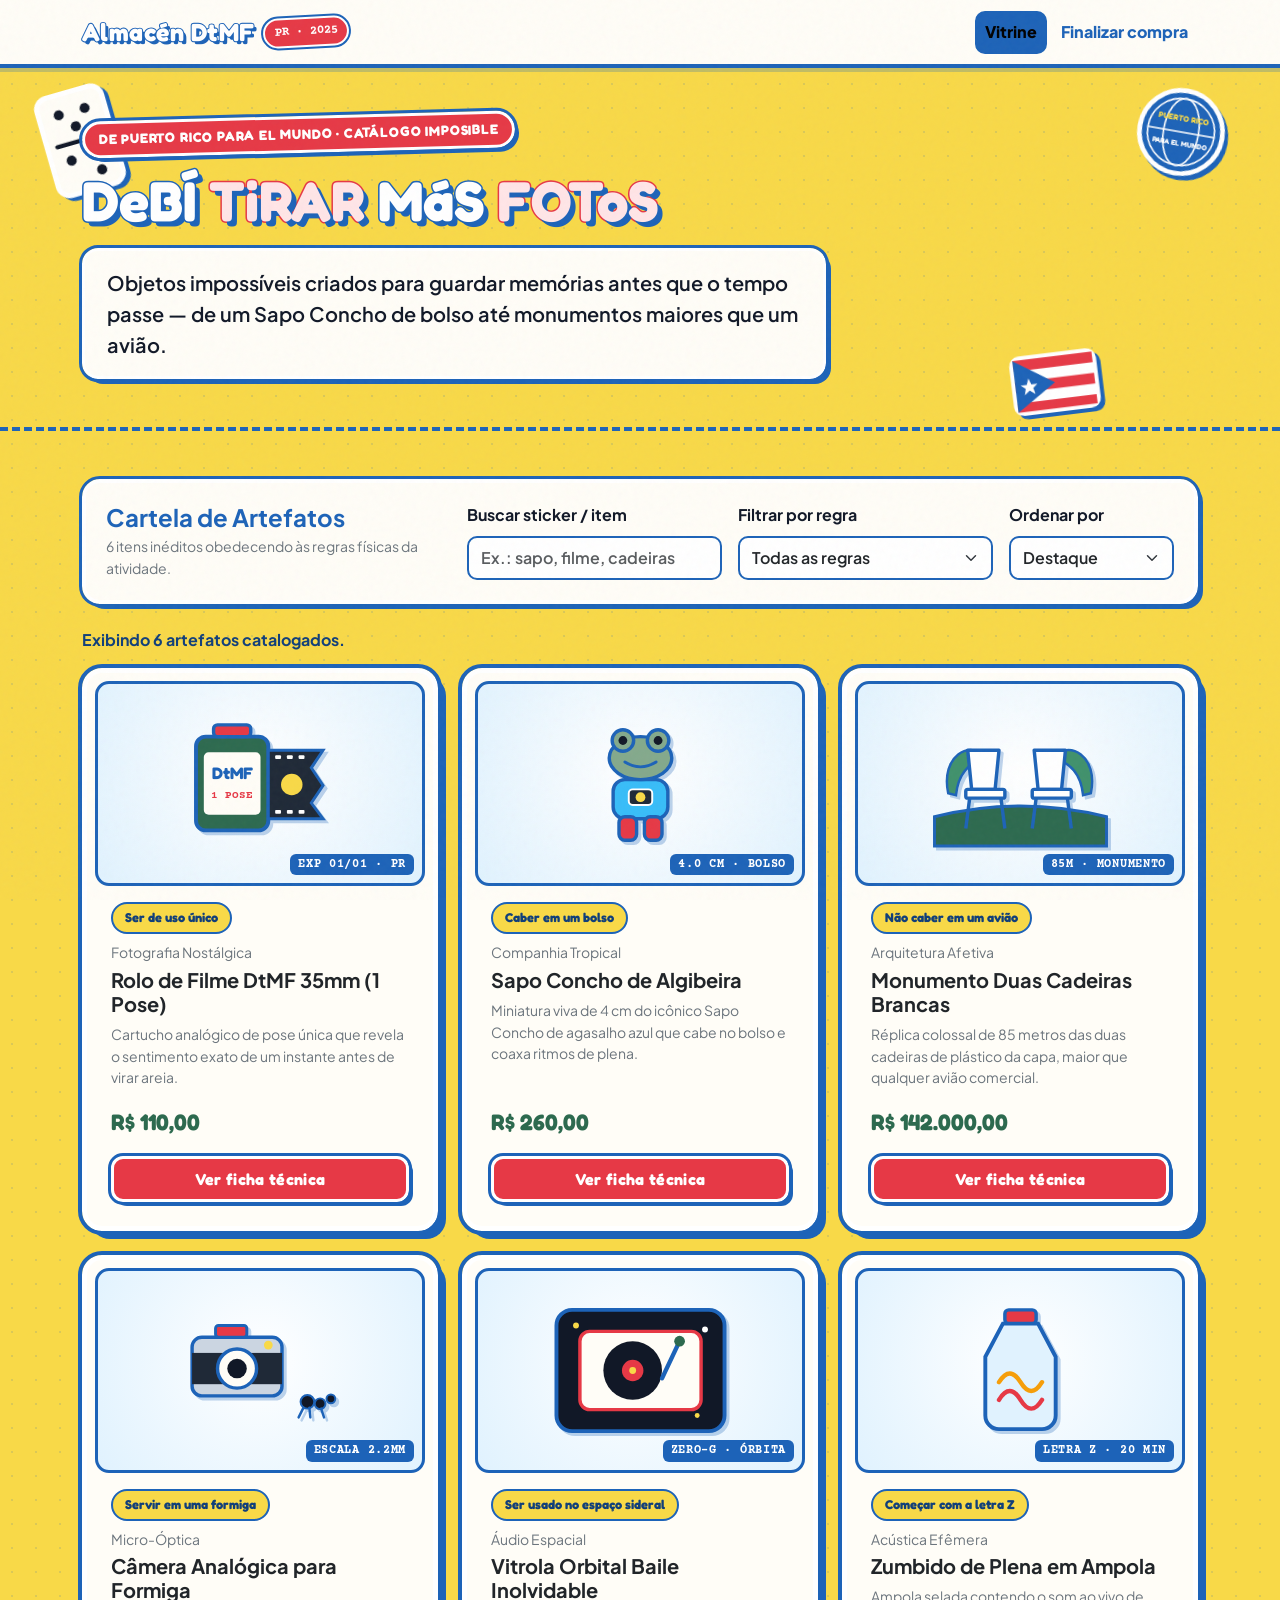
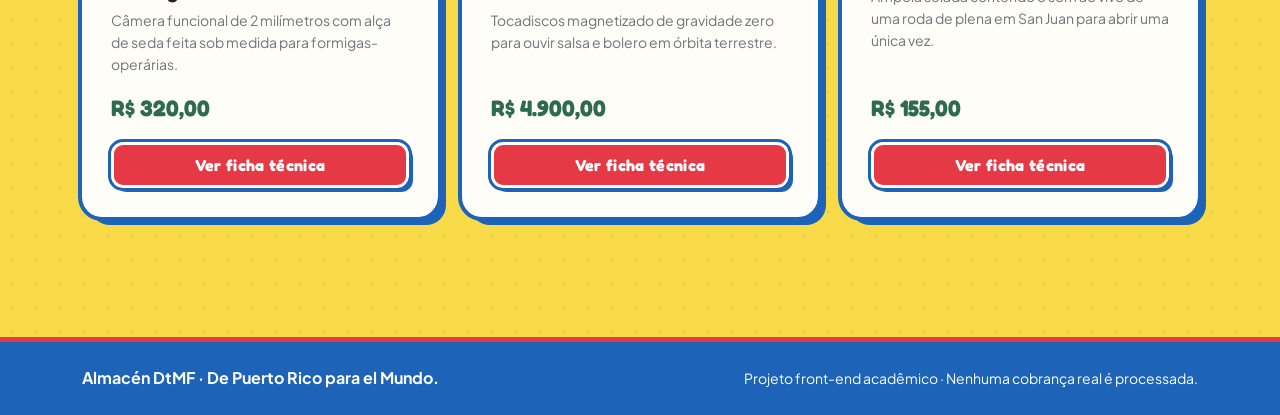
<file: web/index.html>
<!doctype html>
<html lang="pt-BR">

<head>
  <meta charset="utf-8">
  <meta name="viewport" content="width=device-width, initial-scale=1">
  <meta name="description"
    content="Almacén DtMF: loja de objetos impossíveis e nostalgia caribenha inspirada em DeBÍ TiRAR MáS FOToS.">
  <meta property="og:title" content="Almacén DtMF | DeBÍ TiRAR MáS FOToS">
  <meta property="og:description"
    content="Catálogo de artefatos impossíveis com estética de stickers de Porto Rico.">
  <meta property="og:type" content="website">
  <title>Almacén DtMF | Vitrine de Objetos Impossíveis</title>
  <link rel="icon"
    href="data:image/svg+xml,<svg xmlns='http://www.w3.org/2000/svg' viewBox='0 0 100 100'><rect width='100' height='100' rx='22' fill='%23f8d948' stroke='%231d63b8' stroke-width='8'/><text x='50' y='67' font-size='52' text-anchor='middle'>🐸</text></svg>">
  <link href="https://cdn.jsdelivr.net/npm/bootstrap@5.3.3/dist/css/bootstrap.min.css" rel="stylesheet">
  <link rel="stylesheet" href="css/styles.css">
</head>

<body>
  <a class="skip-link" href="#conteudo">Pular para o conteúdo principal</a>

  <header class="site-header">
    <nav class="navbar navbar-expand-lg" aria-label="Navegação principal">
      <div class="container">
        <a class="navbar-brand" href="index.html">
          <span class="dtmf-logo-text">Almacén DtMF</span>
          <span class="brand-badge">PR · 2025</span>
        </a>
        <button class="navbar-toggler" type="button" data-bs-toggle="collapse" data-bs-target="#menuPrincipal"
          aria-controls="menuPrincipal" aria-expanded="false" aria-label="Abrir menu de navegação">
          <span class="navbar-toggler-icon"></span>
        </button>
        <div class="collapse navbar-collapse" id="menuPrincipal">
          <ul class="navbar-nav ms-auto gap-1">
            <li class="nav-item"><a class="nav-link active" aria-current="page" href="index.html">Vitrine</a></li>
            <li class="nav-item"><a class="nav-link" href="checkout.html">Finalizar compra</a></li>
          </ul>
        </div>
      </div>
    </nav>
  </header>

  <main id="conteudo">
    <section class="hero py-5">
      <!-- Stickers decorativos inspirados na cartela oficial -->
      <svg class="sticker-float sticker-domino" viewBox="0 0 100 140" aria-hidden="true">
        <rect x="10" y="10" width="80" height="120" rx="14" fill="#fffdf7" stroke="#ffffff" stroke-width="6"/>
        <line x1="22" y1="70" x2="78" y2="70" stroke="#111827" stroke-width="5" stroke-linecap="round"/>
        <circle cx="34" cy="34" r="6" fill="#111827"/><circle cx="66" cy="34" r="6" fill="#111827"/>
        <circle cx="50" cy="52" r="6" fill="#111827"/>
        <circle cx="34" cy="90" r="6" fill="#111827"/><circle cx="66" cy="110" r="6" fill="#111827"/>
      </svg>

      <svg class="sticker-float sticker-globe" viewBox="0 0 120 120" aria-hidden="true">
        <circle cx="60" cy="60" r="52" fill="#1d63b8" stroke="#ffffff" stroke-width="6"/>
        <circle cx="60" cy="60" r="42" fill="none" stroke="#ffffff" stroke-width="2"/>
        <ellipse cx="60" cy="60" rx="22" ry="42" fill="none" stroke="#ffffff" stroke-width="2"/>
        <line x1="18" y1="60" x2="102" y2="60" stroke="#ffffff" stroke-width="2"/>
        <text x="60" y="46" font-family="Fredoka, sans-serif" font-size="10" font-weight="700" fill="#f8d948" text-anchor="middle">PUERTO RICO</text>
        <text x="60" y="78" font-family="Fredoka, sans-serif" font-size="9" font-weight="700" fill="#ffffff" text-anchor="middle">PARA EL MUNDO</text>
      </svg>

      <svg class="sticker-float sticker-flag" viewBox="0 0 120 84" aria-hidden="true">
        <rect x="6" y="6" width="108" height="72" rx="10" fill="#ffffff" stroke="#ffffff" stroke-width="6"/>
        <rect x="8" y="8" width="104" height="14" fill="#e63946"/>
        <rect x="8" y="36" width="104" height="14" fill="#e63946"/>
        <rect x="8" y="64" width="104" height="12" fill="#e63946"/>
        <polygon points="8,8 60,42 8,76" fill="#1d63b8"/>
        <polygon points="26,33 29,41 37,41 31,46 33,54 26,49 19,54 21,46 15,41 23,41" fill="#ffffff"/>
      </svg>

      <div class="container position-relative" style="z-index: 2;">
        <p class="eyebrow-sticker mb-3">De Puerto Rico para el Mundo · Catálogo Imposible</p>
        <h1 class="display-4 dtmf-hero-title mb-3">
          DeBÍ <span class="alt-red">TiRAR</span> MáS <span class="alt-red">FOToS</span>
        </h1>
        <p class="lead col-lg-8 hero-card-note mb-0">
          Objetos impossíveis criados para guardar memórias antes que o tempo passe — de um Sapo Concho de bolso até monumentos maiores que um avião.
        </p>
      </div>
    </section>

    <section class="container py-5" aria-labelledby="titulo-produtos">
      <div class="filter-panel mb-4">
        <div class="row g-3 align-items-end">
          <div class="col-lg-4">
            <h2 id="titulo-produtos" class="h4 fw-bold mb-1" style="color: var(--sticker-blue);">Cartela de Artefatos</h2>
            <p class="text-secondary small mb-0">6 itens inéditos obedecendo às regras físicas da atividade.</p>
          </div>

          <div class="col-sm-6 col-lg-3">
            <label for="filtroProduto" class="form-label fw-bold">Buscar sticker / item</label>
            <input id="filtroProduto" class="form-control" type="search" placeholder="Ex.: sapo, filme, cadeiras" autocomplete="off">
          </div>

          <div class="col-sm-6 col-lg-3">
            <label for="filtroRegra" class="form-label fw-bold">Filtrar por regra</label>
            <select id="filtroRegra" class="form-select">
              <option value="">Todas as regras</option>
              <option value="Caber em um bolso">Caber em um bolso</option>
              <option value="Não caber em um avião">Não caber em um avião</option>
              <option value="Ser usado no espaço sideral">Ser usado no espaço sideral</option>
              <option value="Servir em uma formiga">Servir em uma formiga</option>
              <option value="Começar com a letra Z">Começar com a letra Z</option>
              <option value="Ser de uso único">Ser de uso único</option>
            </select>
          </div>

          <div class="col-sm-12 col-lg-2">
            <label for="ordenarProduto" class="form-label fw-bold">Ordenar por</label>
            <select id="ordenarProduto" class="form-select">
              <option value="padrao">Destaque</option>
              <option value="nome-asc">Nome (A–Z)</option>
              <option value="preco-asc">Menor preço</option>
              <option value="preco-desc">Maior preço</option>
            </select>
          </div>
        </div>
      </div>

      <p id="mensagemFiltro" class="fw-bold mb-3" style="color: var(--sticker-blue-dark);" role="status" aria-live="polite"></p>

      <div class="row g-4" id="listaProdutos"></div>
    </section>
  </main>

  <footer class="site-footer py-4">
    <div class="container d-flex flex-wrap justify-content-between align-items-center gap-2">
      <p class="mb-0 fw-bold">Almacén DtMF · De Puerto Rico para el Mundo.</p>
      <p class="mb-0 small">Projeto front-end acadêmico · Nenhuma cobrança real é processada.</p>
    </div>
  </footer>

  <script src="https://cdn.jsdelivr.net/npm/bootstrap@5.3.3/dist/js/bootstrap.bundle.min.js" defer></script>
  <script src="js/produtos.js" defer></script>
  <script src="js/main.js" defer></script>
</body>

</html>
</file>
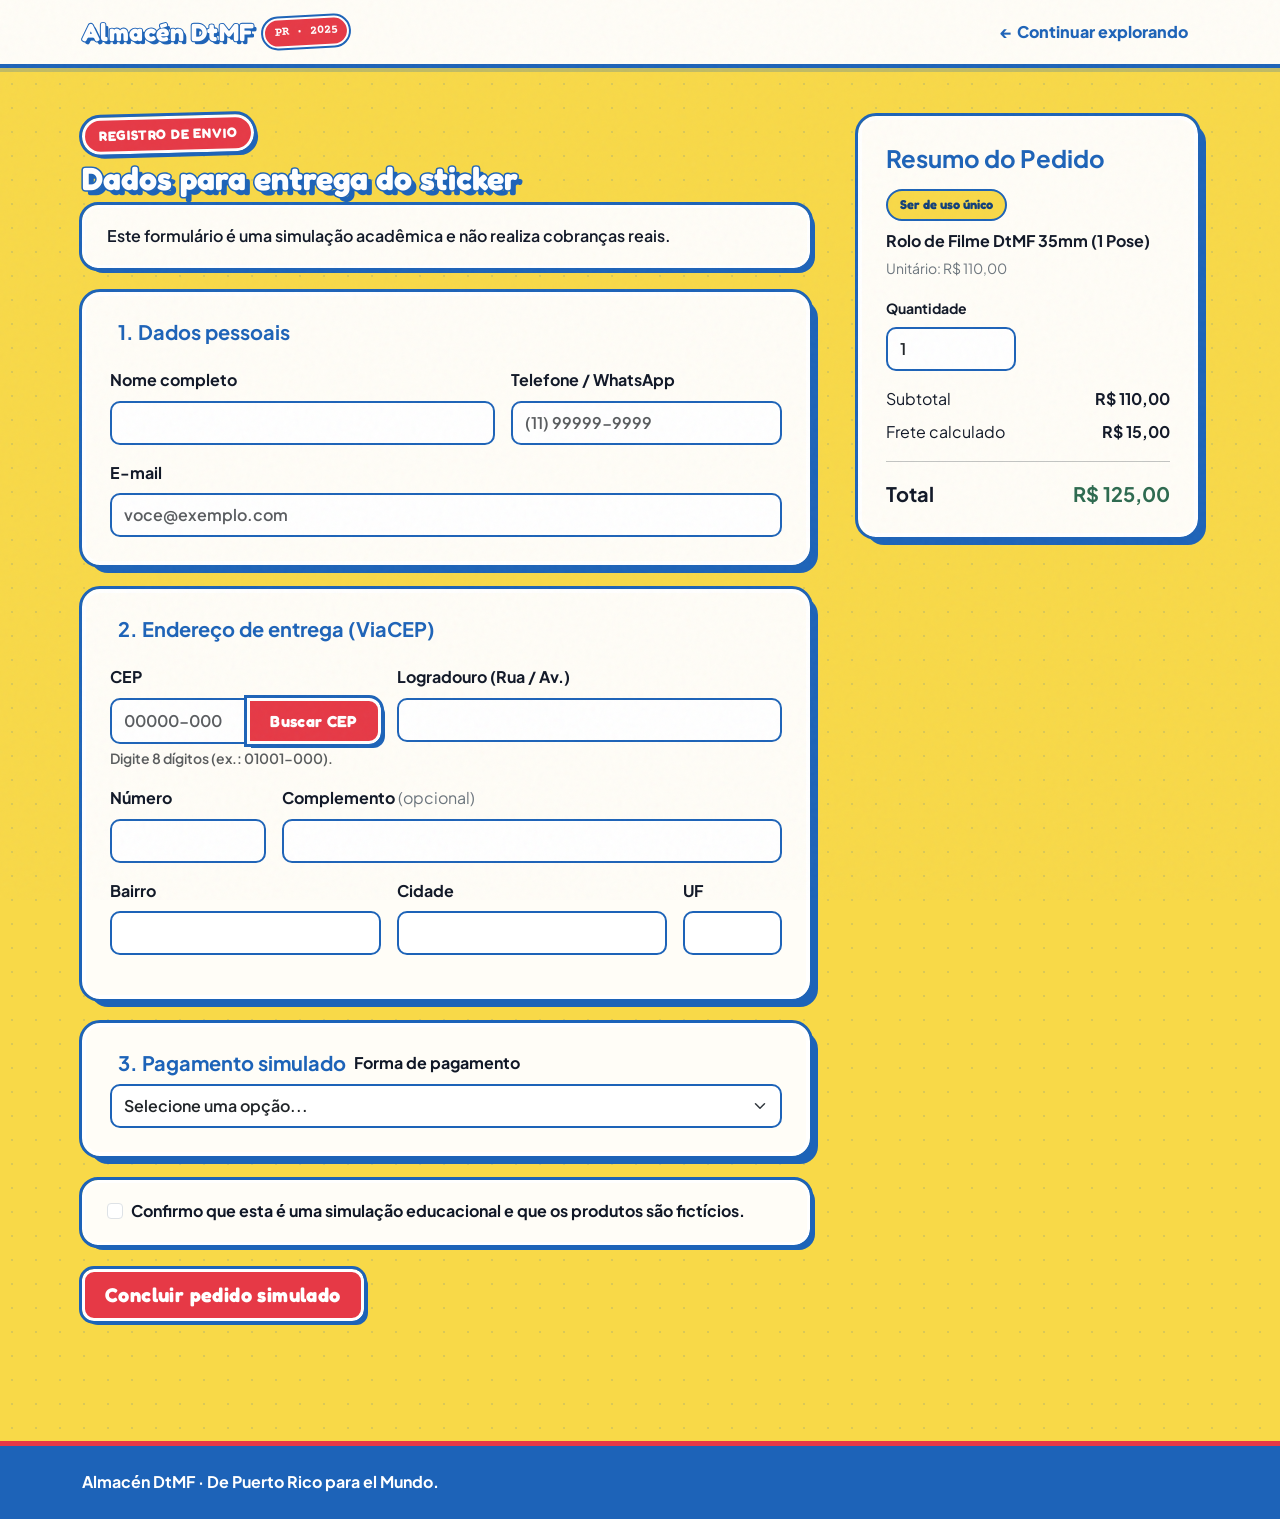
<file: web/checkout.html>
<!doctype html>
<html lang="pt-BR">

<head>
  <meta charset="utf-8">
  <meta name="viewport" content="width=device-width, initial-scale=1">
  <meta name="description" content="Finalização de pedido simulado na Almacén DtMF com consulta automática de CEP via ViaCEP.">
  <title>Almacén DtMF | Finalizar Pedido</title>
  <link rel="icon"
    href="data:image/svg+xml,<svg xmlns='http://www.w3.org/2000/svg' viewBox='0 0 100 100'><rect width='100' height='100' rx='22' fill='%23f8d948' stroke='%231d63b8' stroke-width='8'/><text x='50' y='67' font-size='52' text-anchor='middle'>🐸</text></svg>">
  <link href="https://cdn.jsdelivr.net/npm/bootstrap@5.3.3/dist/css/bootstrap.min.css" rel="stylesheet">
  <link rel="stylesheet" href="css/styles.css">
</head>

<body>
  <a class="skip-link" href="#conteudo">Pular para o conteúdo principal</a>

  <header class="site-header">
    <nav class="navbar navbar-expand-lg" aria-label="Navegação principal">
      <div class="container">
        <a class="navbar-brand" href="index.html">
          <span class="dtmf-logo-text">Almacén DtMF</span>
          <span class="brand-badge">PR · 2025</span>
        </a>
        <div class="navbar-nav ms-auto">
          <a class="nav-link" href="index.html">← Continuar explorando</a>
        </div>
      </div>
    </nav>
  </header>

  <main id="conteudo" class="container py-5">
    <div class="row g-5">
      <section class="col-lg-8" aria-labelledby="titulo-checkout">
        <p class="eyebrow-sticker mb-2">Registro de Envio</p>
        <h1 id="titulo-checkout" class="dtmf-hero-title h2 mb-2">Dados para entrega do sticker</h1>
        <p class="hero-card-note mb-4">Este formulário é uma simulação acadêmica e não realiza cobranças reais.</p>

        <form id="checkoutForm" novalidate>
          <fieldset class="checkout-fieldset mb-4">
            <legend class="h5 fw-bold px-2 w-auto" style="color: var(--sticker-blue);">1. Dados pessoais</legend>
            <div class="row g-3">
              <div class="col-md-7">
                <label for="nome" class="form-label fw-bold">Nome completo</label>
                <input class="form-control" id="nome" name="nome" type="text" autocomplete="name" required>
                <div class="invalid-feedback">Informe seu nome completo.</div>
              </div>
              <div class="col-md-5">
                <label for="telefone" class="form-label fw-bold">Telefone / WhatsApp</label>
                <input class="form-control" id="telefone" name="telefone" type="tel" inputmode="tel" autocomplete="tel" placeholder="(11) 99999-9999" maxlength="15" required>
                <div class="invalid-feedback">Informe um telefone válido com DDD.</div>
              </div>
              <div class="col-12">
                <label for="email" class="form-label fw-bold">E-mail</label>
                <input class="form-control" id="email" name="email" type="email" autocomplete="email" placeholder="voce@exemplo.com" required>
                <div class="invalid-feedback">Informe um endereço de e-mail válido.</div>
              </div>
            </div>
          </fieldset>

          <fieldset class="checkout-fieldset mb-4">
            <legend class="h5 fw-bold px-2 w-auto" style="color: var(--sticker-blue);">2. Endereço de entrega (ViaCEP)</legend>
            <div class="row g-3">
              <div class="col-md-5">
                <label for="cep" class="form-label fw-bold">CEP</label>
                <div class="input-group">
                  <input class="form-control" id="cep" name="cep" type="text" inputmode="numeric" autocomplete="postal-code" placeholder="00000-000" maxlength="9" aria-describedby="ajudaCep" required>
                  <button class="btn btn-dtmf" id="buscarCep" type="button">Buscar CEP</button>
                </div>
                <div id="ajudaCep" class="form-text fw-semibold">Digite 8 dígitos (ex.: 01001-000).</div>
                <div class="invalid-feedback">Informe um CEP válido com 8 números.</div>
              </div>
              <div class="col-md-7">
                <label for="logradouro" class="form-label fw-bold">Logradouro (Rua / Av.)</label>
                <input class="form-control" id="logradouro" name="logradouro" type="text" autocomplete="address-line1" required>
                <div class="invalid-feedback">Informe o logradouro de entrega.</div>
              </div>
              <div class="col-md-3">
                <label for="numero" class="form-label fw-bold">Número</label>
                <input class="form-control" id="numero" name="numero" type="text" required>
                <div class="invalid-feedback">Informe o número.</div>
              </div>
              <div class="col-md-9">
                <label for="complemento" class="form-label fw-bold">Complemento <span class="text-secondary fw-normal">(opcional)</span></label>
                <input class="form-control" id="complemento" name="complemento" type="text" autocomplete="address-line2">
              </div>
              <div class="col-md-5">
                <label for="bairro" class="form-label fw-bold">Bairro</label>
                <input class="form-control" id="bairro" name="bairro" type="text" required>
                <div class="invalid-feedback">Informe o bairro.</div>
              </div>
              <div class="col-md-5">
                <label for="cidade" class="form-label fw-bold">Cidade</label>
                <input class="form-control" id="cidade" name="cidade" type="text" autocomplete="address-level2" required>
                <div class="invalid-feedback">Informe a cidade.</div>
              </div>
              <div class="col-md-2">
                <label for="estado" class="form-label fw-bold">UF</label>
                <input class="form-control text-uppercase" id="estado" name="estado" type="text" maxlength="2" autocomplete="address-level1" required>
                <div class="invalid-feedback">UF.</div>
              </div>
            </div>
            <div id="cepFeedback" class="mt-3 fw-bold" role="status" aria-live="polite"></div>
          </fieldset>

          <fieldset class="checkout-fieldset mb-4">
            <legend class="h5 fw-bold px-2 w-auto" style="color: var(--sticker-blue);">3. Pagamento simulado</legend>
            <label for="pagamento" class="form-label fw-bold">Forma de pagamento</label>
            <select class="form-select" id="pagamento" name="pagamento" required>
              <option value="">Selecione uma opção...</option>
              <option value="Pix Instantâneo">Pix Instantâneo</option>
              <option value="Cartão de Crédito">Cartão de Crédito</option>
              <option value="Boleto Bancário">Boleto Bancário</option>
            </select>
            <div class="invalid-feedback">Selecione uma forma de pagamento.</div>
          </fieldset>

          <div class="hero-card-note mb-4">
            <div class="form-check">
              <input class="form-check-input" id="termos" name="termos" type="checkbox" required>
              <label class="form-check-label fw-bold" for="termos">
                Confirmo que esta é uma simulação educacional e que os produtos são fictícios.
              </label>
              <div class="invalid-feedback">Você precisa confirmar antes de finalizar.</div>
            </div>
          </div>

          <button class="btn btn-dtmf btn-lg" type="submit">Concluir pedido simulado</button>
        </form>
      </section>

      <aside class="col-lg-4" aria-labelledby="titulo-resumo">
        <div class="summary-box">
          <h2 id="titulo-resumo" class="h4 fw-bold mb-3" style="color: var(--sticker-blue);">Resumo do Pedido</h2>
          <div class="mb-3">
            <span class="rule-badge mb-2" id="resumoRegra">-</span>
            <p class="fw-bold mb-1" id="resumoProdutoNome">-</p>
            <p class="small text-secondary mb-2" id="resumoPrecoUnitario">-</p>
          </div>

          <div class="mb-3">
            <label for="resumoQuantidade" class="form-label small fw-bold">Quantidade</label>
            <input type="number" id="resumoQuantidade" class="form-control quantity-field" min="1" max="10" value="1">
          </div>

          <div class="d-flex justify-content-between mb-2">
            <span>Subtotal</span>
            <span class="fw-bold" id="resumoSubtotal">R$ 0,00</span>
          </div>
          <div class="d-flex justify-content-between mb-2">
            <span>Frete calculado</span>
            <span class="fw-bold" id="resumoFrete">R$ 0,00</span>
          </div>
          <hr>
          <div class="d-flex justify-content-between fw-bold fs-5">
            <span>Total</span>
            <span id="resumoTotal" style="color: var(--palm-green);">R$ 0,00</span>
          </div>
        </div>
      </aside>
    </div>
  </main>

  <footer class="site-footer py-4">
    <div class="container">
      <p class="mb-0 fw-bold">Almacén DtMF · De Puerto Rico para el Mundo.</p>
    </div>
  </footer>

  <script src="js/produtos.js" defer></script>
  <script src="js/checkout.js" defer></script>
</body>

</html>
</file>
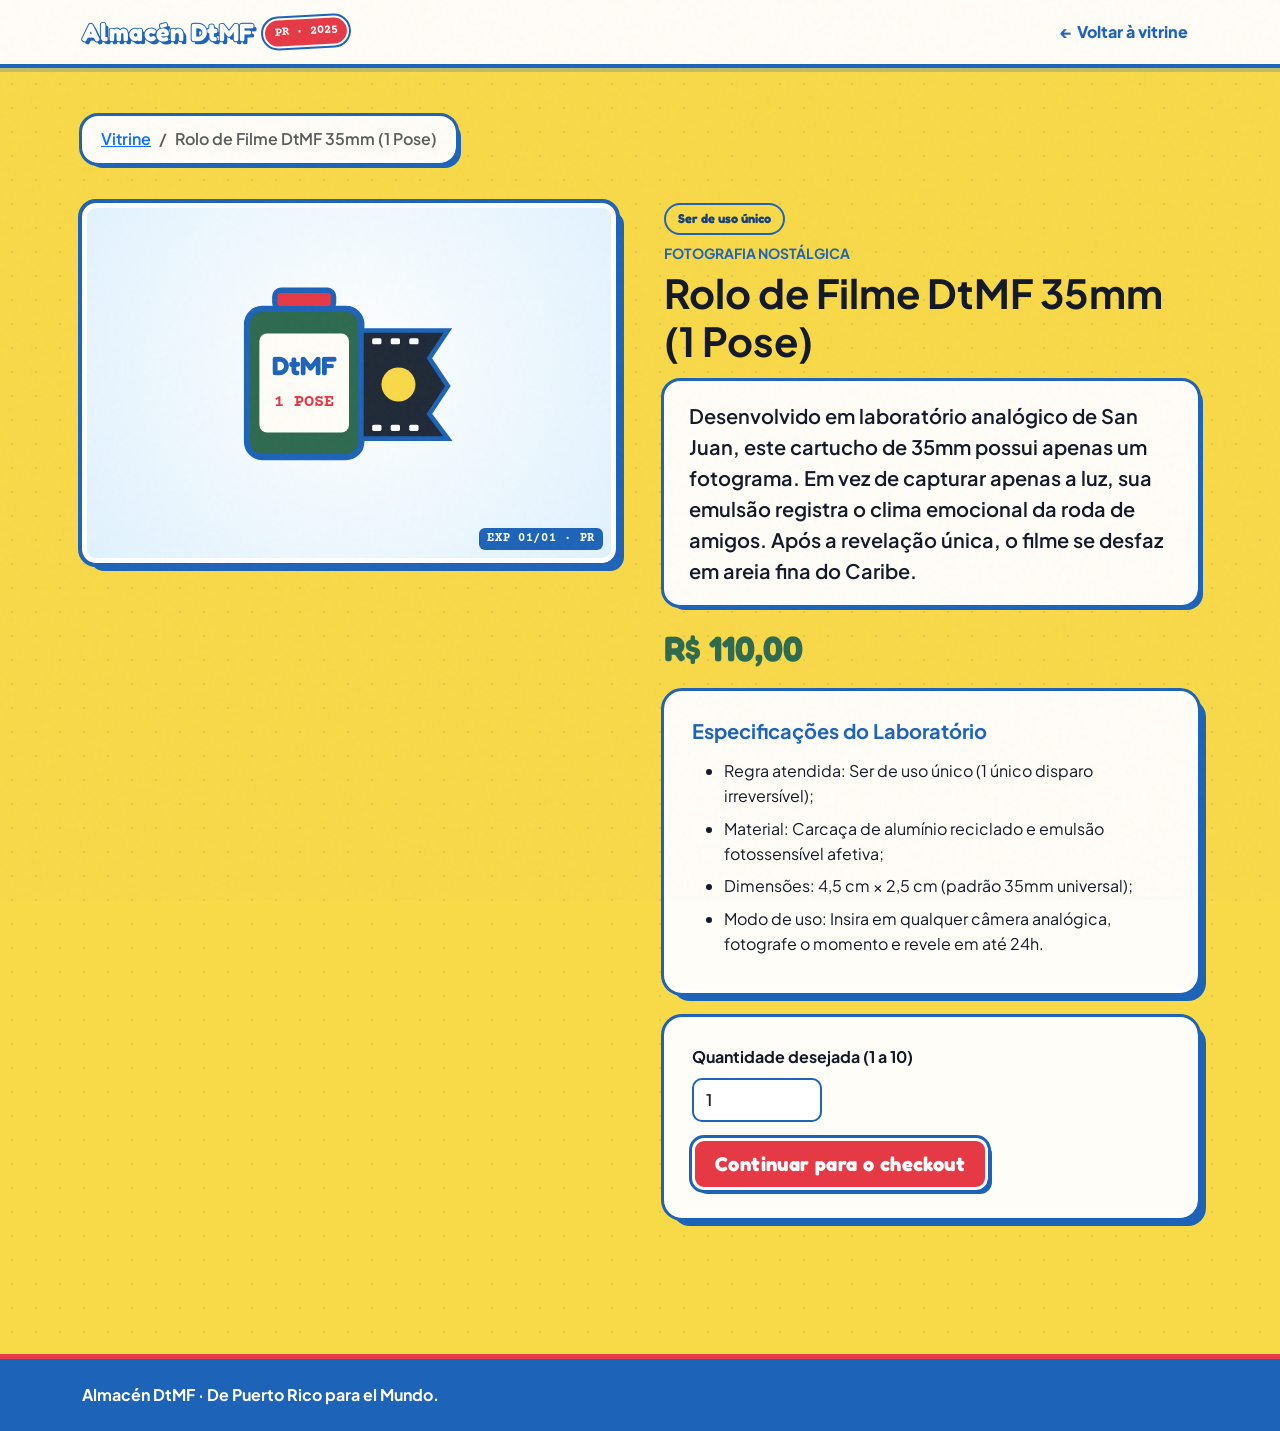
<file: web/produto.html>
<!doctype html>
<html lang="pt-BR">

<head>
  <meta charset="utf-8">
  <meta name="viewport" content="width=device-width, initial-scale=1">
  <meta name="description" content="Ficha técnica detalhada do artefato selecionado na Almacén DtMF.">
  <title>Almacén DtMF | Ficha do Artefato</title>
  <link rel="icon"
    href="data:image/svg+xml,<svg xmlns='http://www.w3.org/2000/svg' viewBox='0 0 100 100'><rect width='100' height='100' rx='22' fill='%23f8d948' stroke='%231d63b8' stroke-width='8'/><text x='50' y='67' font-size='52' text-anchor='middle'>🐸</text></svg>">
  <link href="https://cdn.jsdelivr.net/npm/bootstrap@5.3.3/dist/css/bootstrap.min.css" rel="stylesheet">
  <link rel="stylesheet" href="css/styles.css">
</head>

<body>
  <a class="skip-link" href="#conteudo">Pular para o conteúdo principal</a>

  <header class="site-header">
    <nav class="navbar navbar-expand-lg" aria-label="Navegação principal">
      <div class="container">
        <a class="navbar-brand" href="index.html">
          <span class="dtmf-logo-text">Almacén DtMF</span>
          <span class="brand-badge">PR · 2025</span>
        </a>
        <div class="navbar-nav ms-auto">
          <a class="nav-link" href="index.html">← Voltar à vitrine</a>
        </div>
      </div>
    </nav>
  </header>

  <main id="conteudo" class="container py-5">
    <nav aria-label="Caminho de navegação" class="mb-4">
      <ol class="breadcrumb hero-card-note d-inline-flex py-2 px-3">
        <li class="breadcrumb-item"><a href="index.html">Vitrine</a></li>
        <li class="breadcrumb-item active" aria-current="page" id="breadcrumbProduto">Carregando...</li>
      </ol>
    </nav>

    <div id="areaProduto"></div>
  </main>

  <footer class="site-footer py-4">
    <div class="container">
      <p class="mb-0 fw-bold">Almacén DtMF · De Puerto Rico para el Mundo.</p>
    </div>
  </footer>

  <script src="js/produtos.js" defer></script>
  <script src="js/product.js" defer></script>
</body>

</html>
</file>
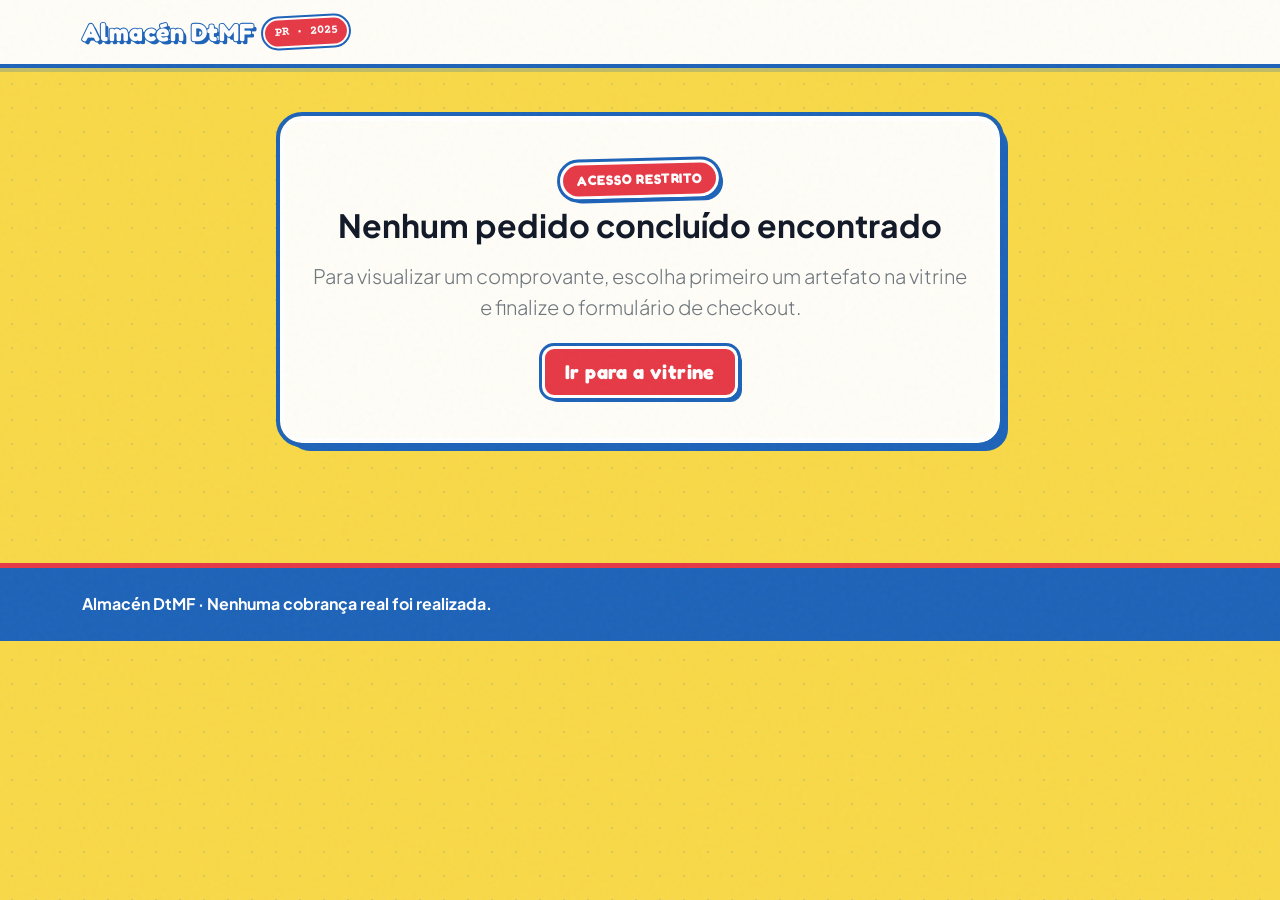
<file: web/sucesso.html>
<!doctype html>
<html lang="pt-BR">

<head>
  <meta charset="utf-8">
  <meta name="viewport" content="width=device-width, initial-scale=1">
  <meta name="description" content="Comprovante do pedido simulado na Almacén DtMF.">
  <title>Almacén DtMF | Pedido Confirmado</title>
  <link rel="icon"
    href="data:image/svg+xml,<svg xmlns='http://www.w3.org/2000/svg' viewBox='0 0 100 100'><rect width='100' height='100' rx='22' fill='%23f8d948' stroke='%231d63b8' stroke-width='8'/><text x='50' y='67' font-size='52' text-anchor='middle'>🐸</text></svg>">
  <link href="https://cdn.jsdelivr.net/npm/bootstrap@5.3.3/dist/css/bootstrap.min.css" rel="stylesheet">
  <link rel="stylesheet" href="css/styles.css">
</head>

<body>
  <a class="skip-link" href="#conteudo">Pular para o conteúdo principal</a>

  <header class="site-header">
    <nav class="navbar" aria-label="Navegação principal">
      <div class="container">
        <a class="navbar-brand" href="index.html">
          <span class="dtmf-logo-text">Almacén DtMF</span>
          <span class="brand-badge">PR · 2025</span>
        </a>
      </div>
    </nav>
  </header>

  <main id="conteudo" class="container py-5">
    <section class="success-panel mx-auto text-center" id="painelSucesso" aria-labelledby="titulo-sucesso"></section>
  </main>

  <footer class="site-footer py-4">
    <div class="container">
      <p class="mb-0 fw-bold">Almacén DtMF · Nenhuma cobrança real foi realizada.</p>
    </div>
  </footer>

  <script src="js/success.js" defer></script>
</body>

</html>
</file>
<file: web/css/styles.css>
/* ==========================================================================
   Almacén DtMF — Estética Cartela de Stickers ("DeBÍ TiRAR MáS FOToS")
   Fundo amarelo-sol (#f8d948), contornos recortados azul-Porto Rico (#1d63b8),
   vermelho vibrante (#e63946), verde-bananeira (#2d6a4f) e sombras duras.
   ========================================================================== */

@import url('https://fonts.googleapis.com/css2?family=Courier+Prime:wght@700&family=Fredoka:wght@600;700&family=Plus+Jakarta+Sans:wght@500;600;700;800&display=swap');

:root {
  --bg-yellow: #f8d948;
  --sticker-blue: #1d63b8;
  --sticker-blue-dark: #113f7a;
  --pr-red: #e63946;
  --palm-green: #2d6a4f;
  --cream-white: #fffdf7;
  --ink: #111827;
  --muted: #374151;
  --focus-ring: #111827;
  --shadow-sticker: 5px 5px 0px #1d63b8;
  --shadow-sticker-lg: 8px 8px 0px #1d63b8;
}

/* Base e Fundo Amarelo-Ouro com textura sutil */
body {
  position: relative;
  min-height: 100vh;
  color: var(--ink);
  background-color: var(--bg-yellow);
  background-image: radial-gradient(rgba(29, 99, 184, 0.14) 1.5px, transparent 0);
  background-size: 24px 24px;
  font-family: "Plus Jakarta Sans", system-ui, -apple-system, sans-serif;
  line-height: 1.55;
  overflow-x: hidden;
}

/* Granulação analógica 35mm */
body::before {
  content: "";
  position: fixed;
  inset: 0;
  pointer-events: none;
  z-index: 999;
  opacity: 0.035;
  background-image: url("data:image/svg+xml,%3Csvg viewBox='0 0 200 200' xmlns='http://www.w3.org/2000/svg'%3E%3Cfilter id='grain'%3E%3CfeTurbulence type='fractalNoise' baseFrequency='0.85' numOctaves='3' stitchTiles='stitch'/%3E%3C/filter%3E%3Crect width='100%25' height='100%25' filter='url(%23grain)'/%3E%3C/svg%3E");
}

.font-mono-dtmf,
.stamp-date,
.brand-badge {
  font-family: "Courier Prime", monospace;
}

/* Skip link e foco visível */
.skip-link {
  position: absolute;
  top: -80px;
  left: 1rem;
  z-index: 1100;
  padding: 0.75rem 1.25rem;
  background: var(--sticker-blue);
  color: #ffffff;
  font-weight: 800;
  border: 3px solid #ffffff;
  border-radius: 10px;
  text-decoration: none;
}

.skip-link:focus {
  top: 1rem;
}

a:focus-visible,
button:focus-visible,
input:focus-visible,
select:focus-visible {
  outline: 3px dashed var(--focus-ring);
  outline-offset: 3px;
}

/* Tipografia estilo capa DeBÍ TiRAR MáS FOToS */
.dtmf-logo-text {
  font-family: "Fredoka", sans-serif;
  font-weight: 700;
  color: #ffffff;
  -webkit-text-stroke: 2px var(--sticker-blue);
  paint-order: stroke fill;
  text-shadow: 3px 3px 0px var(--sticker-blue);
  letter-spacing: 0.02em;
}

.dtmf-hero-title {
  font-family: "Fredoka", sans-serif;
  font-weight: 700;
  color: #ffffff;
  -webkit-text-stroke: 3px var(--sticker-blue);
  paint-order: stroke fill;
  text-shadow: 5px 5px 0px var(--sticker-blue);
  line-height: 1.12;
}

.dtmf-hero-title span.alt-red {
  color: #ffe5e7;
  -webkit-text-stroke: 3px var(--pr-red);
  text-shadow: 5px 5px 0px var(--sticker-blue);
}

/* Cabeçalho estilo Sticker */
.site-header {
  background-color: var(--cream-white);
  border-bottom: 4px solid var(--sticker-blue);
  box-shadow: 0 4px 0 rgba(29, 99, 184, 0.25);
  position: relative;
  z-index: 10;
}

.navbar-brand {
  font-size: 1.55rem;
  display: inline-flex;
  align-items: center;
  gap: 0.5rem;
  text-decoration: none;
}

.brand-badge {
  background-color: var(--pr-red);
  color: #ffffff;
  font-size: 0.78rem;
  padding: 0.2rem 0.6rem;
  border: 2px solid #ffffff;
  outline: 2px solid var(--sticker-blue);
  border-radius: 999px;
  font-weight: 700;
  transform: rotate(-3deg);
}

.nav-link {
  color: var(--sticker-blue);
  font-weight: 800;
  padding: 0.45rem 0.95rem;
  border-radius: 10px;
  border: 2px solid transparent;
}

.nav-link:hover,
.nav-link.active {
  background-color: var(--sticker-blue);
  color: #ffffff;
  border-color: var(--sticker-blue);
}

/* Hero com Stickers Flutuantes */
.hero {
  position: relative;
  overflow: hidden;
  border-bottom: 4px dashed var(--sticker-blue);
}

.sticker-float {
  position: absolute;
  pointer-events: none;
  filter: drop-shadow(4px 4px 0px #1d63b8);
  z-index: 0;
}

.sticker-domino {
  top: 14px;
  left: 3%;
  width: 84px;
  transform: rotate(-16deg);
}

.sticker-globe {
  top: 16px;
  right: 4%;
  width: 96px;
  transform: rotate(10deg);
}

.sticker-flag {
  bottom: 12px;
  right: 14%;
  width: 92px;
  transform: rotate(-7deg);
}

.eyebrow-sticker {
  display: inline-block;
  background-color: var(--pr-red);
  color: #ffffff;
  font-family: "Fredoka", sans-serif;
  font-weight: 700;
  font-size: 0.85rem;
  letter-spacing: 0.06em;
  text-transform: uppercase;
  padding: 0.3rem 0.85rem;
  border: 3px solid #ffffff;
  outline: 3px solid var(--sticker-blue);
  border-radius: 999px;
  box-shadow: 4px 4px 0px var(--sticker-blue);
  transform: rotate(-1.5deg);
}

.hero-card-note {
  background-color: var(--cream-white);
  border: 3px solid #ffffff;
  outline: 3px solid var(--sticker-blue);
  border-radius: 16px;
  padding: 1rem 1.35rem;
  box-shadow: var(--shadow-sticker);
  font-weight: 600;
}

/* Botões estilo Sticker Recortado */
.btn-dtmf {
  background-color: var(--pr-red);
  border: 3px solid #ffffff;
  outline: 3px solid var(--sticker-blue);
  color: #ffffff;
  font-family: "Fredoka", sans-serif;
  font-weight: 700;
  letter-spacing: 0.02em;
  min-height: 46px;
  padding: 0.5rem 1.25rem;
  border-radius: 12px;
  box-shadow: 4px 4px 0px var(--sticker-blue);
  transition: transform 0.15s ease, box-shadow 0.15s ease, background-color 0.15s ease;
}

.btn-dtmf:hover {
  background-color: #c92a37;
  color: #ffffff;
  transform: translate(-2px, -2px);
  box-shadow: 6px 6px 0px var(--sticker-blue);
}

.btn-dtmf:active {
  transform: translate(2px, 2px);
  box-shadow: 2px 2px 0px var(--sticker-blue);
}

.btn-dtmf:disabled {
  opacity: 0.65;
  cursor: not-allowed;
}

/* Barra de Filtros estilo Painel Sticker */
.filter-panel {
  background-color: var(--cream-white);
  border: 4px solid #ffffff;
  outline: 3px solid var(--sticker-blue);
  border-radius: 18px;
  padding: 1.25rem;
  box-shadow: var(--shadow-sticker);
}

/* Cartões de Produto (Adesivo Recortado Azul + Branco) */
.product-card {
  background-color: var(--cream-white);
  border: 5px solid #ffffff;
  outline: 4px solid var(--sticker-blue);
  border-radius: 20px;
  box-shadow: var(--shadow-sticker-lg);
  padding: 0.5rem;
  transition: transform 0.2s ease, box-shadow 0.2s ease;
}

.product-card:hover {
  transform: translateY(-6px) rotate(-0.6deg);
  box-shadow: 11px 11px 0px var(--sticker-blue);
}

.product-illustration,
.product-detail-illustration {
  position: relative;
  display: grid;
  place-items: center;
  background: radial-gradient(circle at 50% 45%, #ffffff 0%, #e0f2fe 100%);
  border: 3px solid var(--sticker-blue);
  border-radius: 14px;
  overflow: hidden;
}

.product-illustration {
  min-height: 205px;
  padding: 1rem;
}

.product-illustration svg {
  width: 100%;
  max-width: 215px;
  height: 165px;
  filter: drop-shadow(3px 3px 0px rgba(29, 99, 184, 0.28));
}

.stamp-date {
  position: absolute;
  bottom: 8px;
  right: 8px;
  font-size: 0.72rem;
  font-weight: 700;
  color: #ffffff;
  background: var(--sticker-blue);
  padding: 2px 8px;
  border-radius: 6px;
  letter-spacing: 0.06em;
}

.product-detail-illustration {
  min-height: 360px;
  padding: 1.5rem;
  border: 5px solid #ffffff;
  outline: 4px solid var(--sticker-blue);
  box-shadow: var(--shadow-sticker-lg);
}

.product-detail-illustration svg {
  width: 100%;
  max-width: 340px;
  height: 270px;
}

.rule-badge {
  display: inline-block;
  background-color: var(--bg-yellow);
  color: var(--sticker-blue-dark);
  font-family: "Fredoka", sans-serif;
  font-size: 0.8rem;
  font-weight: 700;
  padding: 0.25rem 0.75rem;
  border: 2px solid var(--sticker-blue);
  border-radius: 999px;
}

.price {
  font-family: "Fredoka", sans-serif;
  font-size: 1.4rem;
  font-weight: 700;
  color: var(--palm-green);
}

.price-large {
  font-size: 2.2rem;
}

/* Inputs, Formulários e Resumo */
.quantity-field {
  max-width: 130px;
  min-height: 44px;
}

.form-control,
.form-select {
  background-color: #ffffff;
  border: 2.5px solid var(--sticker-blue);
  min-height: 44px;
  border-radius: 10px;
  font-weight: 600;
}

.form-control:focus,
.form-select:focus {
  border-color: var(--pr-red);
  box-shadow: 0 0 0 0.22rem rgba(230, 57, 70, 0.25);
}

.learning-note,
.summary-box,
.checkout-fieldset {
  padding: 1.5rem;
  background-color: var(--cream-white);
  border: 4px solid #ffffff;
  outline: 3.5px solid var(--sticker-blue);
  border-radius: 18px;
  box-shadow: var(--shadow-sticker-lg);
}

.summary-box {
  position: sticky;
  top: 1.25rem;
}

/* Painel de Sucesso */
.success-panel {
  max-width: 720px;
  padding: 2.5rem 1.75rem;
  background-color: var(--cream-white);
  border: 5px solid #ffffff;
  outline: 4px solid var(--sticker-blue);
  border-radius: 22px;
  box-shadow: var(--shadow-sticker-lg);
}

.success-icon {
  display: grid;
  place-items: center;
  width: 74px;
  height: 74px;
  margin: 0 auto 1.25rem;
  border-radius: 50%;
  background-color: var(--palm-green);
  border: 3px solid #ffffff;
  outline: 3px solid var(--sticker-blue);
  color: #ffffff;
  font-size: 2rem;
  font-weight: 800;
}

.order-data {
  display: grid;
  grid-template-columns: repeat(auto-fit, minmax(210px, 1fr));
  gap: 1rem;
  margin: 2rem 0;
  text-align: left;
}

.order-data > div {
  padding: 1rem;
  background-color: #fef9c3;
  border: 2px solid var(--sticker-blue);
  border-radius: 12px;
}

.order-data dt {
  font-size: 0.78rem;
  color: var(--sticker-blue-dark);
  font-weight: 800;
  text-transform: uppercase;
  letter-spacing: 0.05em;
}

.order-data dd {
  margin: 0.25rem 0 0;
  font-weight: 800;
  color: var(--ink);
}

/* Rodapé */
.site-footer {
  margin-top: 4.5rem;
  background-color: var(--sticker-blue);
  color: #ffffff;
  border-top: 5px solid var(--pr-red);
}

/* Movimento Reduzido */
@media (prefers-reduced-motion: reduce) {
  *,
  *::before,
  *::after {
    animation-duration: 0.01ms !important;
    animation-iteration-count: 1 !important;
    transition-duration: 0.01ms !important;
    scroll-behavior: auto !important;
  }

  .product-card:hover,
  .btn-dtmf:hover {
    transform: none;
  }
}

@media (max-width: 768px) {
  .sticker-float {
    opacity: 0.35;
    transform: scale(0.75);
  }
}
</file>
